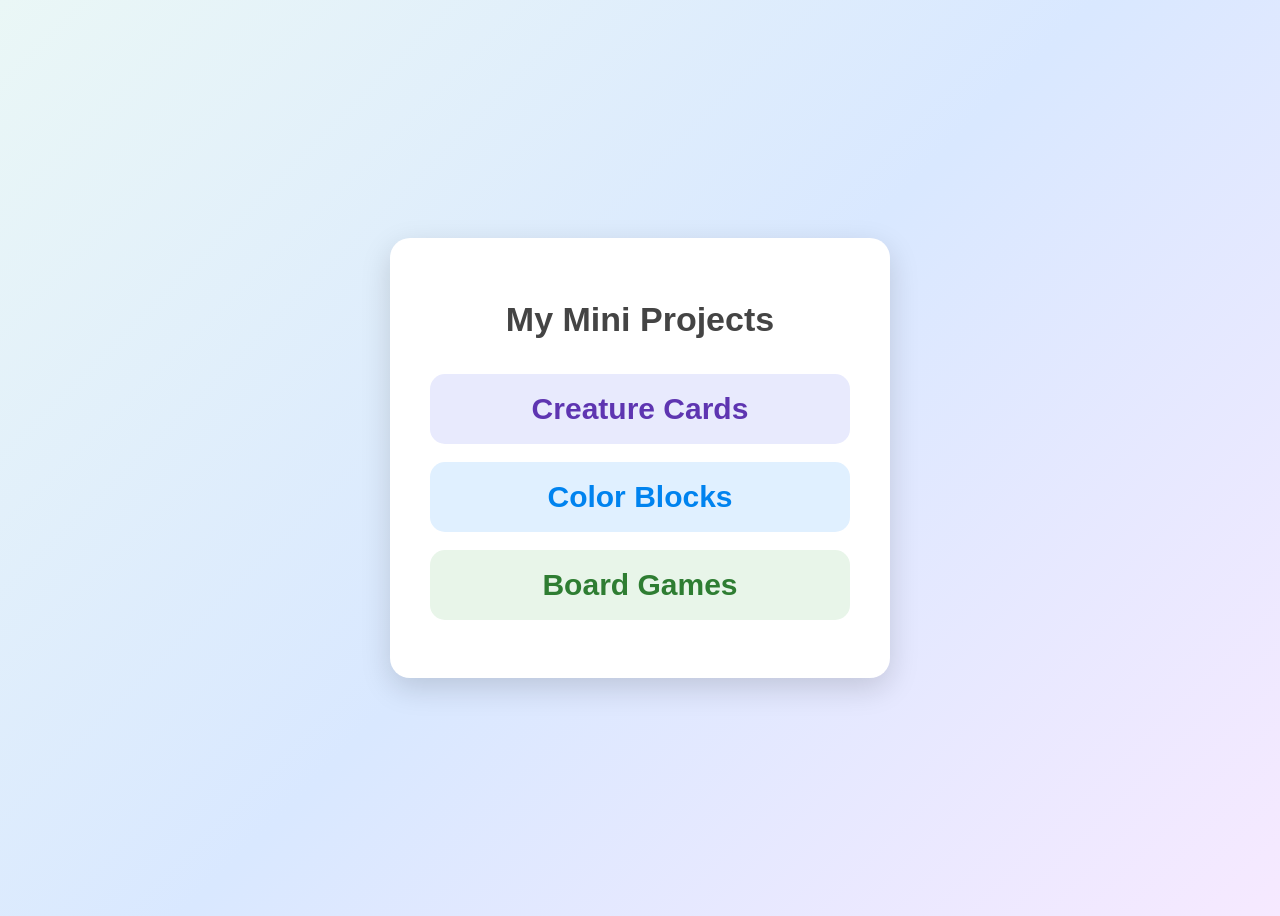
<file: index.html>
<!DOCTYPE html>
<html>
<head>
<title>My Mini Projects</title>
<link rel="stylesheet" href="style.css">
</head>
<body>
<div class="container">
<h1> My Mini Projects </h1>
<a class="card creature" href="creature-cards/index.html"> Creature Cards</a>
<a class="card color" href="color/index.html"> Color Blocks</a>
<a class="card board" href="boardgame.html"> Board Games</a>
</div>
</body>
</html>
</file>
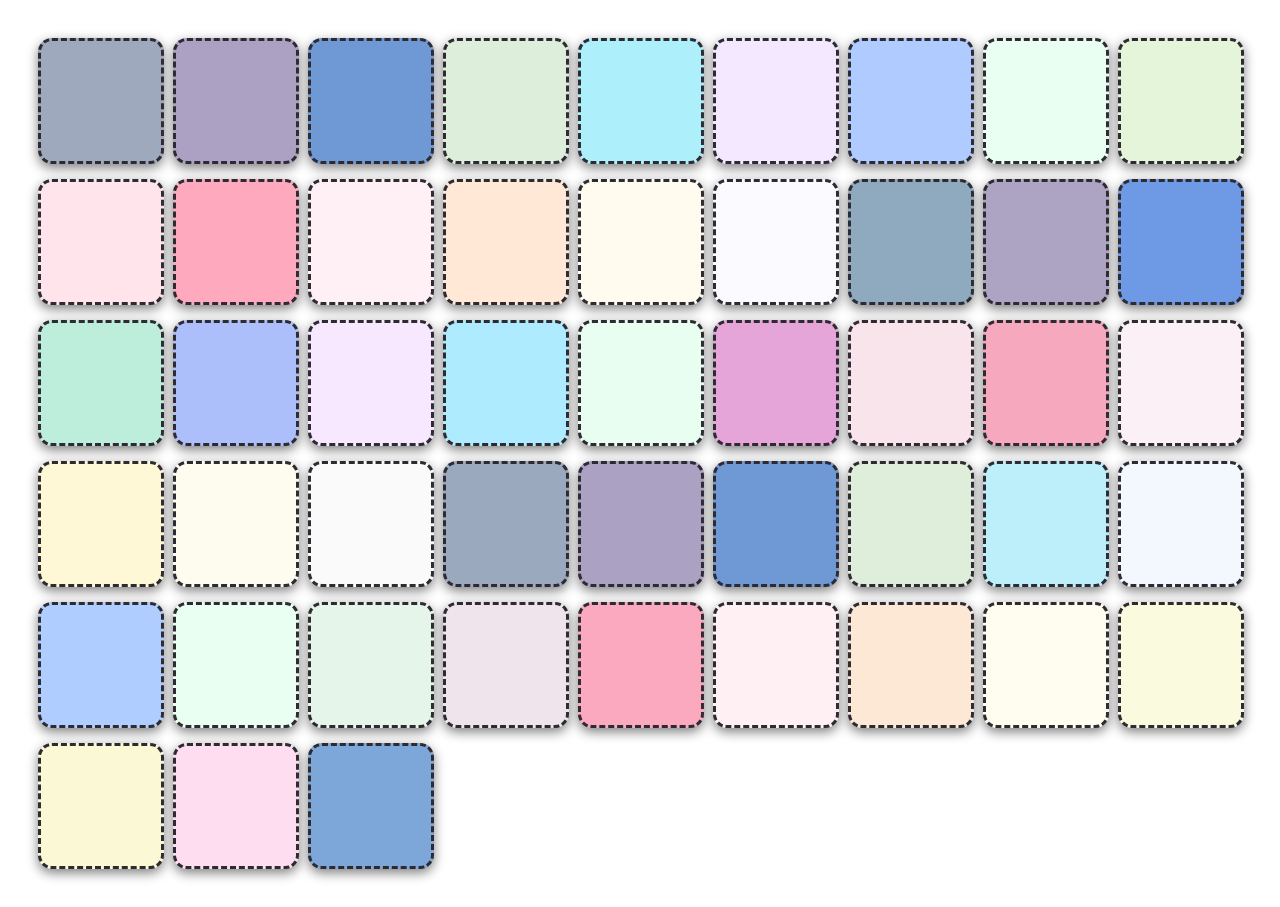
<file: color/index.html>
<!DOCTYPE html>
<html>
<head>
<title>color blocks</title>
<link rel="stylesheet" href="style.css">

</head>

<body>

<div class="colorbox" style="background:#9FA9BE;">
<div class="colorcode">#9FA9BE</div>
</div>

<div class="colorbox" style="background:#ADA1C3">
<div class="colorcode">#ADA1C3</div>
</div>

<div class="colorbox" style="background:#6E99D4">
<div class="colorcode">#6E99D4</div>
</div>

<div class="colorbox" style="background:#DDEEDB;">
<div class="colorcode">#DDEEDB</div>
</div>

<div class="colorbox" style="background:#ADEFFB;">
<div class="colorcode">#ADEFFB</div>
</div>

<div class="colorbox" style="background:#F3E8FF;">
<div class="colorcode">#F3E8FF</div>
</div>

<div class="colorbox" style="background:#AFCBFF;">
<div class="colorcode">#AFCBFF</div>
</div>

<div class="colorbox" style="background:#E8FFF1">
<div class="colorcode">#E8FFF1</div>
</div>

<div class="colorbox" style="background:#E5F5D9;">
<div class="colorcode">#E5F5D9</div>
</div>

<div class="colorbox" style="background:#FFE4EC;">
<div class="colorcode">#FFE4EC</div>
</div>

<div class="colorbox" style="background:#FFA9BE;">
<div class="colorcode">#FFA9BE</div>
</div>

<div class="colorbox" style="background:#FFF0F5">
<div class="colorcode">#FFF0F5</div>
</div>

<div class="colorbox" style="background:#FFE8D6">
<div class="colorcode">#FFE8D6</div>
</div>

<div class="colorbox" style="background:#FFFCEF;">
<div class="colorcode">#FFFCEF</div>
</div>

<div class="colorbox" style="background:#FAFAFF;">
<div class="colorcode">#FAFAFF</div>
</div>
 

<div class="colorbox" style="background:#8FA9BE;">
<div class="colorcode">#8FA9BE</div>
</div>

<div class="colorbox" style="background:#ADA4C3">
<div class="colorcode">#ADA4C3</div>
</div>

<div class="colorbox" style="background:#6E99E4">
<div class="colorcode">#6E99E4</div>
</div>

<div class="colorbox" style="background:#BDEEDB;">
<div class="colorcode">#BDEEDB</div>
</div>

<div class="colorbox" style="background:#ADBFFB;">
<div class="colorcode">#ADBFFB</div>
</div>

<div class="colorbox" style="background:#F7E8FF;">
<div class="colorcode">#F7E8FF</div>
</div>

<div class="colorbox" style="background:#AFEBFF;">
<div class="colorcode">#AFEBFF</div>
</div>

<div class="colorbox" style="background:#E8FEF1">
<div class="colorcode">#E8FEF1</div>
</div>

<div class="colorbox" style="background:#E5A5D9;">
<div class="colorcode">#E5A5D9</div>
</div>

<div class="colorbox" style="background:#FAE4EC;">
<div class="colorcode">#FAE4EC</div>
</div>

<div class="colorbox" style="background:#F6A9BE;">
<div class="colorcode">#F6A9BE</div>
</div>

<div class="colorbox" style="background:#FAF0F5">
<div class="colorcode">#FAF0F5</div>
</div>

<div class="colorbox" style="background:#FFF8D6">
<div class="colorcode">#FFF8D6</div>
</div>

<div class="colorbox" style="background:#FEFCEF;">
<div class="colorcode">#FEFCEF</div>
</div>

<div class="colorbox" style="background:#FAFAFA;">
<div class="colorcode">#FAFAFA</div>
</div>

<div class="colorbox" style="background:#9AA9BE;">
<div class="colorcode">#9AA9BE</div>
</div>

<div class="colorbox" style="background:#AAA1C3">
<div class="colorcode">#AAA1C3</div>
</div>

<div class="colorbox" style="background:#6F99D4">
<div class="colorcode">#6F99D4</div>
</div>

<div class="colorbox" style="background:#DFEEDB;">
<div class="colorcode">#DFEEDB</div>
</div>

<div class="colorbox" style="background:#BDEFFB;">
<div class="colorcode">#BDEFFB</div>
</div>

<div class="colorbox" style="background:#F3F8FF;">
<div class="colorcode">#F3F8FF</div>
</div>

<div class="colorbox" style="background:#AFCDFF;">
<div class="colorcode">#AFCDFF</div>
</div>

<div class="colorbox" style="background:#E9FFF1">
<div class="colorcode">#E9FFF1</div>
</div>

<div class="colorbox" style="background:#E5F5E9;">
<div class="colorcode">#E5F5E9</div>
</div>

<div class="colorbox" style="background:#EFE4EC;">
<div class="colorcode">#EFE4EC</div>
</div>

<div class="colorbox" style="background:#FAA9BE;">
<div class="colorcode">#FAA9BE</div>
</div>

<div class="colorbox" style="background:#FFF0F4">
<div class="colorcode">#FFF0F4</div>
</div>

<div class="colorbox" style="background:#FDE8D6">
<div class="colorcode">#FDE8D6</div>
</div>

<div class="colorbox" style="background:#FFFDEF;">
<div class="colorcode">#FFFDEF</div>
</div>

<div class="colorbox" style="background:#FAFADF;">
<div class="colorcode">#FAFADF</div>
</div>

<div class="colorbox" style="background:#FBF8D6">
<div class="colorcode">#FBF8D6</div>
</div>

<div class="colorbox" style="background:#FDDDEF;">
<div class="colorcode">#FDDDEF</div>
</div>

<div class="colorbox" style="background:#7ca7d8;">
<div class="colorcode">#7ca7d8</div>
</div>


</body>
</html>
</file>
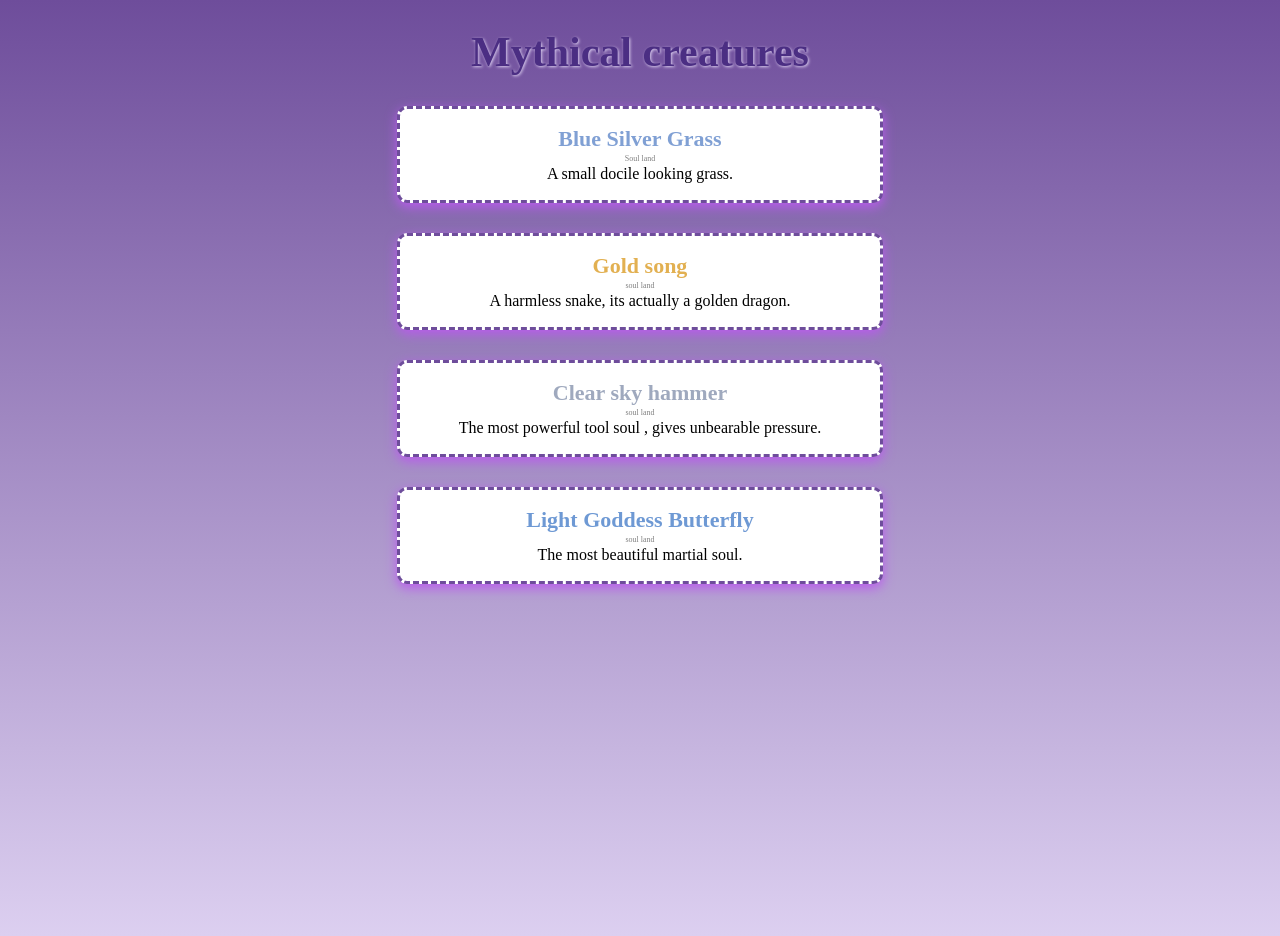
<file: creature-cards/index.html>
<!DOCTYPE html>
<html lang="en">    
    <head><meta charset="UTF-8">
    <meta name="viewport" content="width=device-width, initial-scale=1.0    ">
    <title>Document</title> 
     <link rel="stylesheet" href="style.css">
</head>
<body>
       
        <h1>Mythical creatures</h1>
    <div class="creature">
       <p id="bsg"><a href="https://soulland.fandom.com/wiki/Blue_Silver_Grass">Blue Silver Grass</a></p>
        <p class="refer">Soul land</p>
        <p class="info"> A small docile looking grass.</p>
    </div>
   <div class="creature">
        <p id="snake"><a href="https://soulland.fandom.com/wiki/Jin_Yu">Gold song</a></p>
        <p class="refer">soul land</p>
        <p class="info">A harmless snake, its actually a golden dragon.</p>
    </div> 
    <div class="creature">
        <p id="hammer"><a href="https://soulland.fandom.com/wiki/Clear_Sky_Hammer">Clear sky hammer</a></p>
        <p class="refer">soul land</p>
        <p class="info">The most powerful tool soul , gives unbearable pressure. </p>
    </div> 
    <div class="creature">
        <p id="butterfly"><a href="https://soulland.fandom.com/wiki/Light_Goddess_Butterfly">Light Goddess Butterfly</a></p>
        <p class="refer">soul land</p>
        <p class="info">The most beautiful martial soul.</p>
    </div>
</html>
</file>
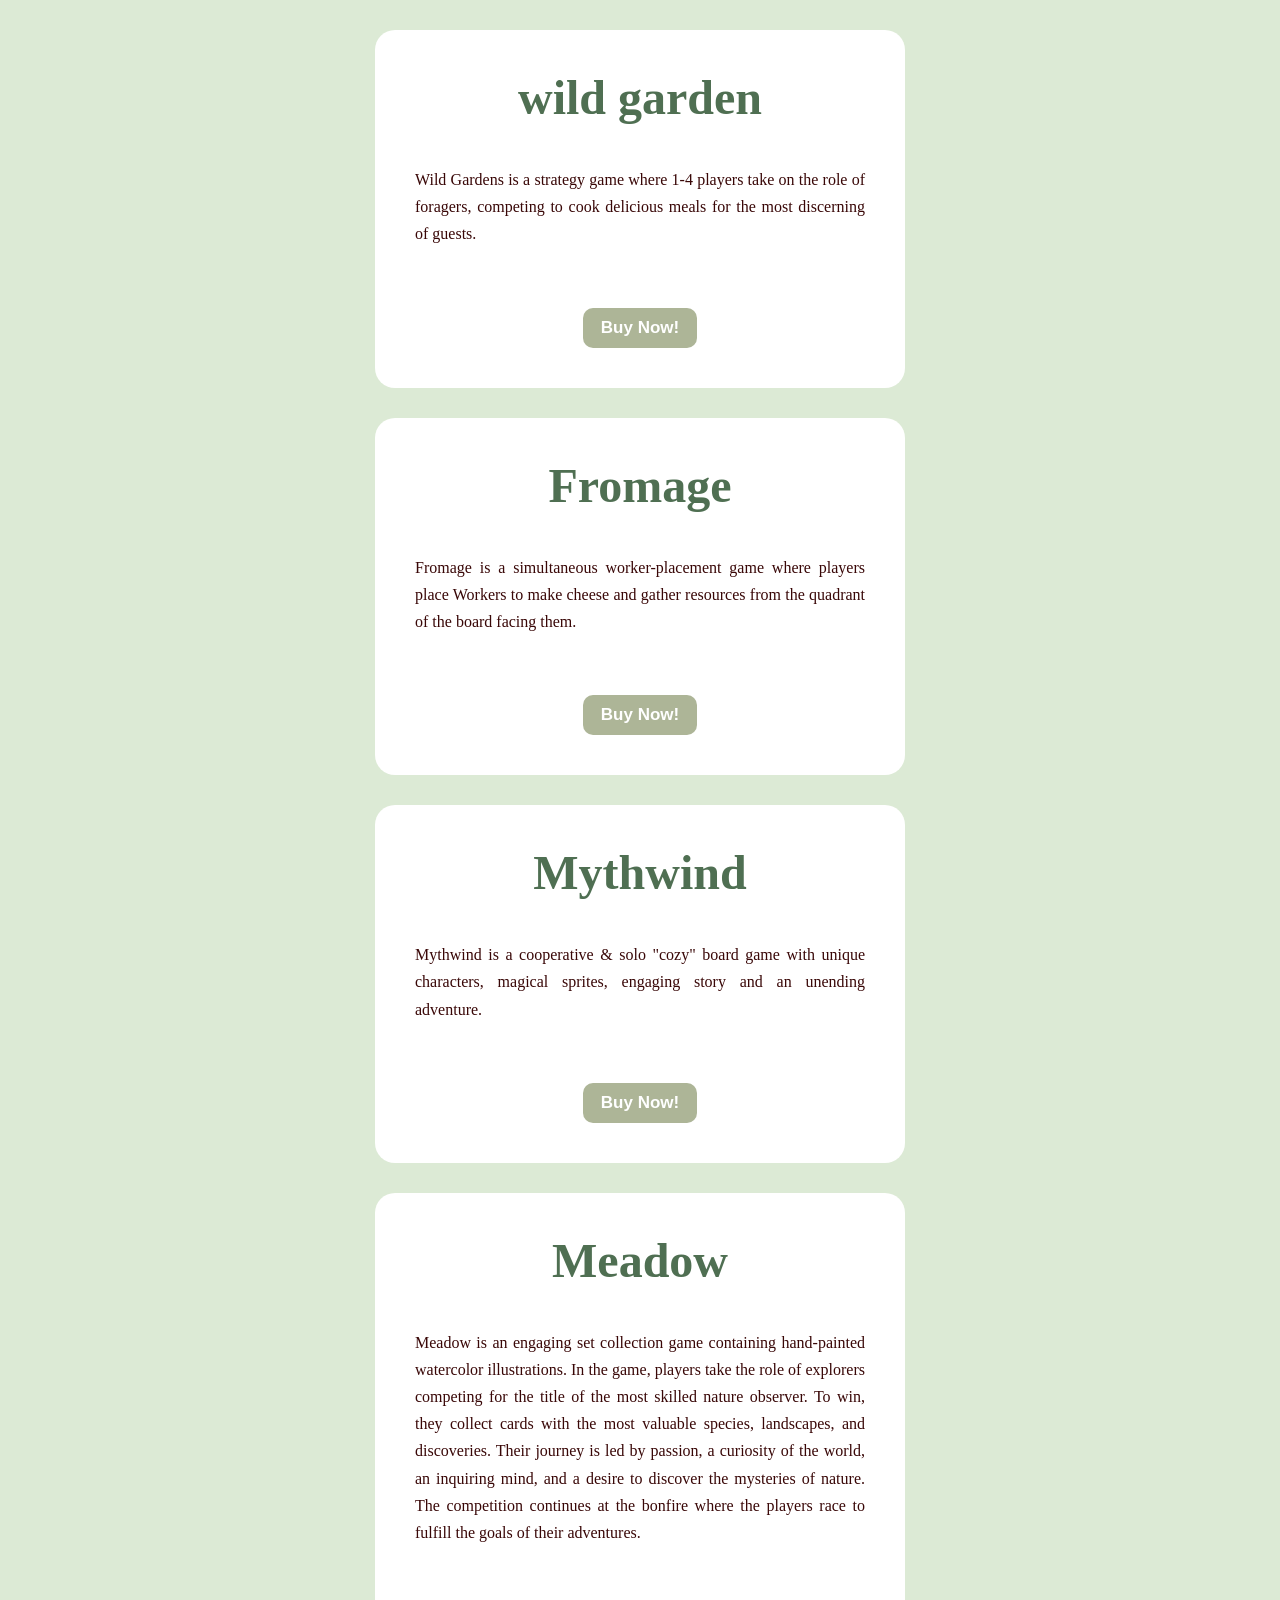
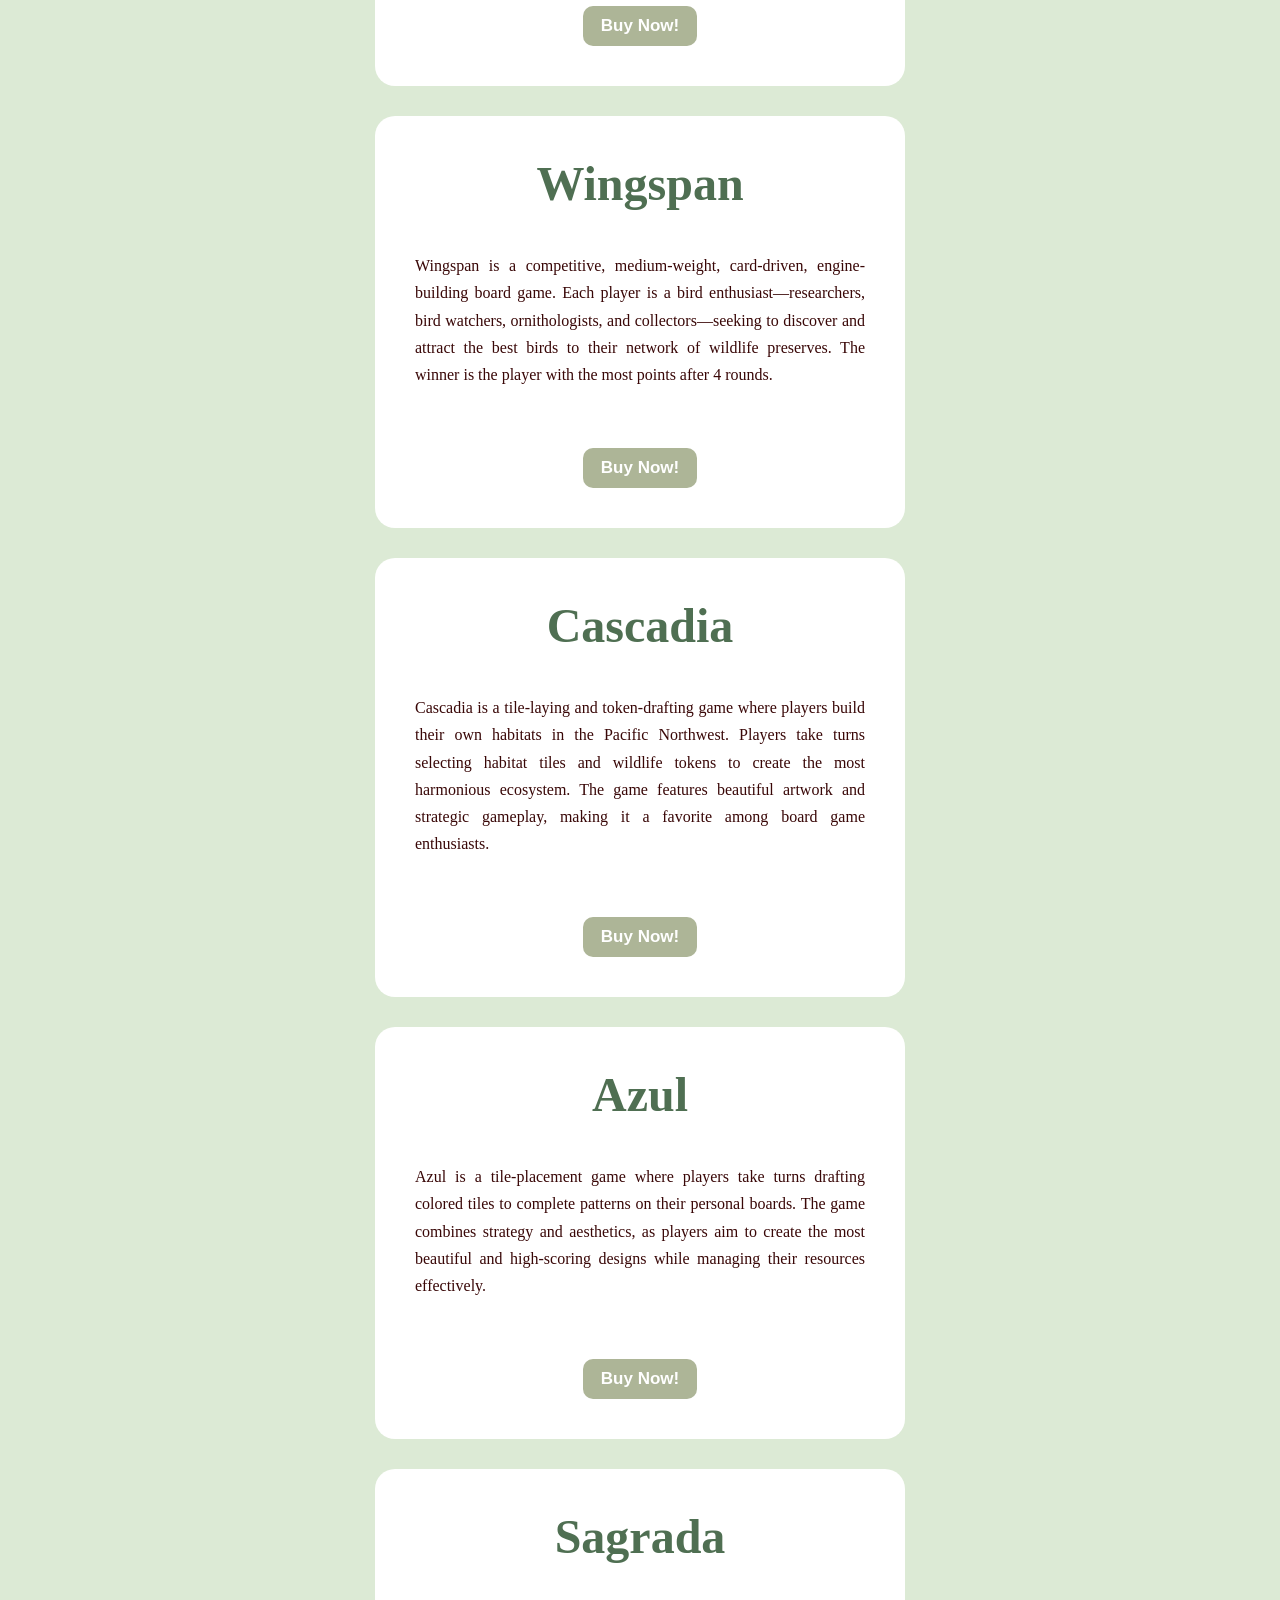
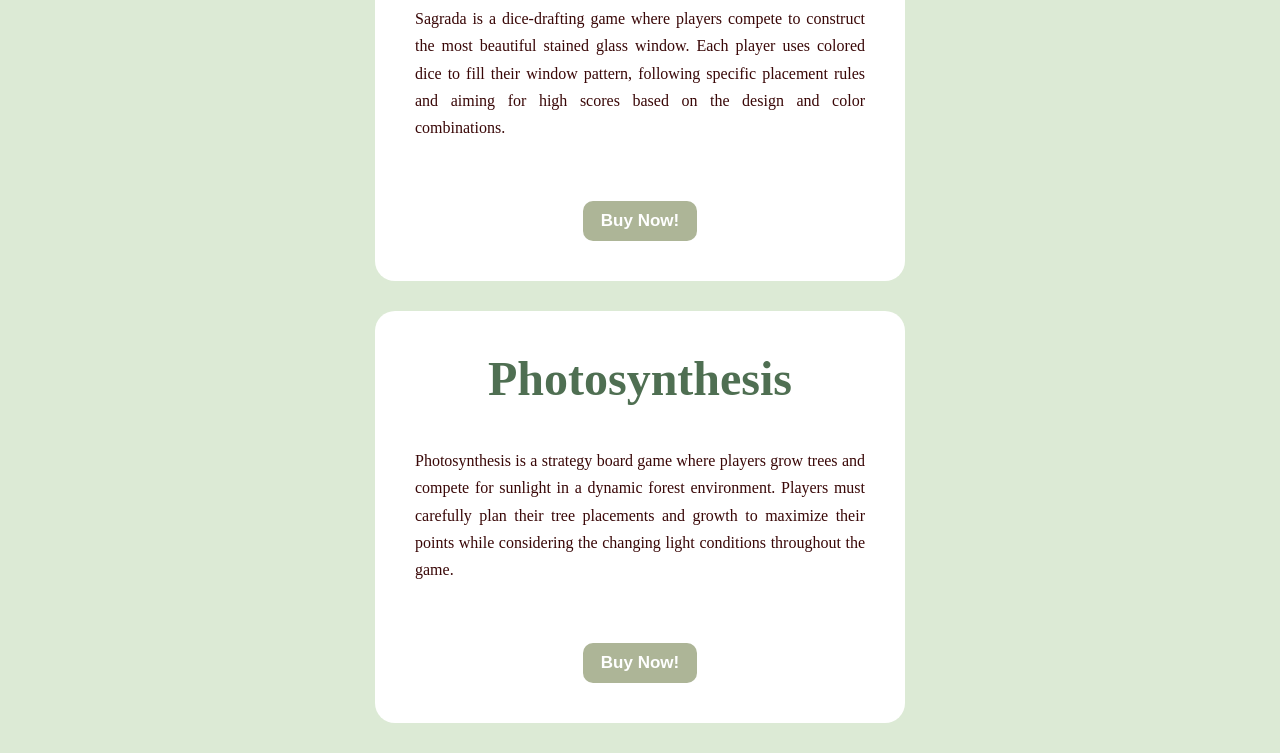
<file: boardgame.html>
<!DOCTYPE html>
<html>
<head>
<title>Main</title>
<link rel="stylesheet" href="boardgame.css">

</head>

<body>
<div class="game" id="wildgarden" >
<a  href="https://boardgamegeek.com/boardgame/371133/wild-gardens" TARGET="_blank">wild garden</a>
<p>Wild Gardens is a strategy game where 1-4 players take on the role of foragers, competing to cook delicious meals for the most discerning of guests.</p>

<a href="https://www.thegamesteward.com/products/wild-gardens-gamers-bundle-kickstarter-edition-board-game?utm_source=GoogleAds&utm_campaign=FreeAds&utm_medium=Shopping-IL-en&utm_content=EN-IL-TGS-TS001589A-BG-PG&srsltid=AfmBOopVao7W6pByo9lSG6_yDNnaX923wc2A426oFUUmDj5eptmgI4Nk6kA">
    <button>Buy Now!</button>
</a>
</div>
<div class="game" id="Fromage">
<a  href="https://boardgamegeek.com/boardgame/384213/fromage" TARGET="_blank">Fromage</a>
<p>Fromage is a simultaneous worker-placement game where players place Workers to make cheese and gather resources from the quadrant of the board facing them. </p>

<a href="https://www.amazon.com/dp/B0D6BDGBXC?tag=itemtext-boardgamegeek-20&linkCode=ogi&th=1&psc=1">
    <button>Buy Now!</button>
</a>
</div>
<div class="game" id="Mythwind">
    <a href="https://boardgamegeek.com/boardgame/317582/mythwind" TARGET="_blank">Mythwind</a>
    <p> 
       Mythwind is a cooperative & solo "cozy" board game with unique characters, magical sprites, engaging story and an unending adventure.
    </p>
   
    <a href="https://www.amazon.com/dp/B0B3QGVV2Y?tag=itemtext-boardgamegeek-20&linkCode=ogi&th=1&psc=1">
        <button>Buy Now!</button>
    </a>
</div>

<div class="game" id="Meadow">
    <a href="https://boardgamegeek.com/boardgame/314491/meadow" TARGET="_blank">Meadow</a>
    <p>Meadow is an engaging set collection game containing hand-painted watercolor illustrations. In the game, players take the role of explorers competing for the title of the most skilled nature observer. To win, they collect cards with the most valuable species, landscapes, and discoveries. Their journey is led by passion, a curiosity of the world, an inquiring mind, and a desire to discover the mysteries of nature. The competition continues at the bonfire where the players race to fulfill the goals of their adventures.</p>
    <a href="https://www.amazon.com/dp/B093QHC8RR?tag=itemtext-boardgamegeek-20&linkCode=ogi&th=1&psc=1">
        <button>Buy Now!</button>
    </a>

</div> 
<div class="game" id="Wingspan">
    <a href="" TARGET="_blank">Wingspan</a>
    <p>Wingspan is a competitive, medium-weight, card-driven, engine-building board game. Each player is a bird enthusiast—researchers, bird watchers, ornithologists, and collectors—seeking to discover and attract the best birds to their network of wildlife preserves. The winner is the player with the most points after 4 rounds.</p>
    <a href="">
        <button>Buy Now!</button>
    </a>
</div> 
<div class="game" id="Cascadia">
    <a href="" TARGET="_blank">Cascadia</a>
    <p>Cascadia is a tile-laying and token-drafting game where players build their own habitats in the Pacific Northwest. Players take turns selecting habitat tiles and wildlife tokens to create the most harmonious ecosystem. The game features beautiful artwork and strategic gameplay, making it a favorite among board game enthusiasts.</p>
    <a href="">
        <button>Buy Now!</button>
    </a>

</div> 
<div class="game" id="Azul">
    <a href="" TARGET="_blank">Azul</a>
    <p>Azul is a tile-placement game where players take turns drafting colored tiles to complete patterns on their personal boards. The game combines strategy and aesthetics, as players aim to create the most beautiful and high-scoring designs while managing their resources effectively.</p>
    <a href="">
        <button>Buy Now!</button>
    </a>

</div> 
<div class="game" id="Sagrada">
    <a href="" TARGET="_blank">Sagrada</a>
    <p>Sagrada is a dice-drafting game where players compete to construct the most beautiful stained glass window. Each player uses colored dice to fill their window pattern, following specific placement rules and aiming for high scores based on the design and color combinations.</p>
    <a href="">
        <button>Buy Now!</button>
    </a>
</div>
<div class="game" id="Photosynthesis">
    <a href="" TARGET="_blank">Photosynthesis</a>
    <p>Photosynthesis is a strategy board game where players grow trees and compete for sunlight in a dynamic forest environment. Players must carefully plan their tree placements and growth to maximize their points while considering the changing light conditions throughout the game.</p>
    <a href="">
        <button>Buy Now!</button>
    </a>
</body>
</html>
</file>
<file: style.css>
body{
    font-family:Trebuchet MS, sans-serif;
    background:linear-gradient(135deg, #EAF7F6, #D9E8FF, #F6E9FF);
    min-height:100vh;
    display:flex;
    justify-content:center;
    align-items:center;
}

.container{
    width:420px;
    background:white;
    padding:40px;
    border-radius:20px;
    box-shadow:0 10px 30px rgba(0,0,0,.15);
    text-align:center;
   
}

h1{
    margin-bottom:35px;
    color:#444;
    font-size:34px;
}

.card{
    display:block;
    text-decoration:none;
    font-size:30px;
    font-weight:bold;
    padding:18px;
    margin:18px 0;
    border-radius:15px;
    transition:.3s;
}

.card:hover{
    transform:scale(1.05);
    box-shadow:0 8px 20px rgba(0,0,0,.2);
}

.creature{
    background:#E8EAFD;
    color:#5E35B1;
}

.color{
    background:#e0f0ff;
    color:#0083ef;
}

.board{
    background:#E8F5E9;
    color:#2E7D32;
}
</file>
<file: color/style.css>
body {
  display: flex;
  gap: 15px;
  padding: 30px;
  font-family: Arial, sans-serif;
  display: grid;
  grid-template-columns: repeat(auto-fill, 120px);
  gap: 15px;
}

.colorbox {
  width: 120px;
  height: 120px;
  border-radius: 14px;
  border-style: dashed;
  border-color:#2d2a32;
  position: relative;
  display: flex;
  align-items: center;
  justify-content: center;
  transition: transform 0.2s ease;
  box-shadow:0px 4px 12px gray;
  
}

.colorbox:hover {
  transform: scale(1.05);
}

.colorcode {
  position: absolute;
  bottom: 10px;
  background: rgba(0,0,0,0.6);
  color: white;
  padding: 5px 10px;
  border-radius: 8px;
  font-size: 12px;
  opacity: 0;
  transition: opacity 0.5s ease;
}


.colorbox:hover .colorcode {
  opacity: 1;
}
</file>
<file: creature-cards/style.css>
body {
background: linear-gradient(#6E4D9B, #dccff0);
text-align:center;
min-height: 100vh;
}
.refer{
  color:gray;
  font-size:8px;
}
#bsg a, #bsg a:visited {
  color:#80a0d4;
  font-size: 22px;
text-decoration:none;
font-family:trebuchet MS;
font-weight:bold;

}
#snake a,#snake a:visited{
  color:#E2B051;
 font-size: 22px;
text-decoration:none;
font-family:trebuchet MS;
font-weight:bold;

}
.creature{
background-color:White;
border-radius:10px;
border-style: dashed;
border-color:#6E4D9B;
padding: 15px; 
margin: 30px auto;
box-shadow:0px 4px 12px #BA5BED;
transition: 0.5s;
width: 450px;
}
.creature:hover{
background-color:#F3E8FF;
transform:scale(1.1);
}
h1{
    color:#4B2E83;
    font-family: Georgia, serif;
    font-size: 42px;
    text-shadow: 1px 1px 3px #DCCFF0;
}
p{
margin: 2px 0 2px 0;
}
#hammer a,#hammer a:visited{
color:#9FA9BE;
font-size: 22px;
text-decoration:none;
font-family:trebuchet MS;
font-weight:bold;
}
#butterfly a,#butterfly a:visited{
color:#6e99d4;
font-size: 22px;
text-decoration:none;
font-family:trebuchet MS;
font-weight:bold;
}
</file>
<file: boardgame.css>
.game{
    display:flex;
    flex-direction:column;
    align-items:center;
    background-color: white;
    gap:25px;
    padding:40px;
    border-radius: 20px;
    color:#390707;
    max-width: 450px;
    margin: 30px auto;
    
}

body{
    
    background-color: #DCEAD5;
    align-items:center;

  
}
p{
    
    text-align:justify;
    line-height:1.7;

  
}

button{
    font-weight:bold;
    border-radius:10px;
    cursor:pointer;
    color:rgb(255, 255, 255);
    background-color:#adb597;
    transition:.3s;
    border:none;
    padding:10px 18px;
    font-size:17px;
}

button:hover{
    transform:scale(1.05);
   
}
a,a:visited{
font-size: 48px;
text-decoration:none;
font-family:trebuchet MS;
font-weight:bold;
color: #4F6F52;
display:block;
text-align:center;
}
</file>
